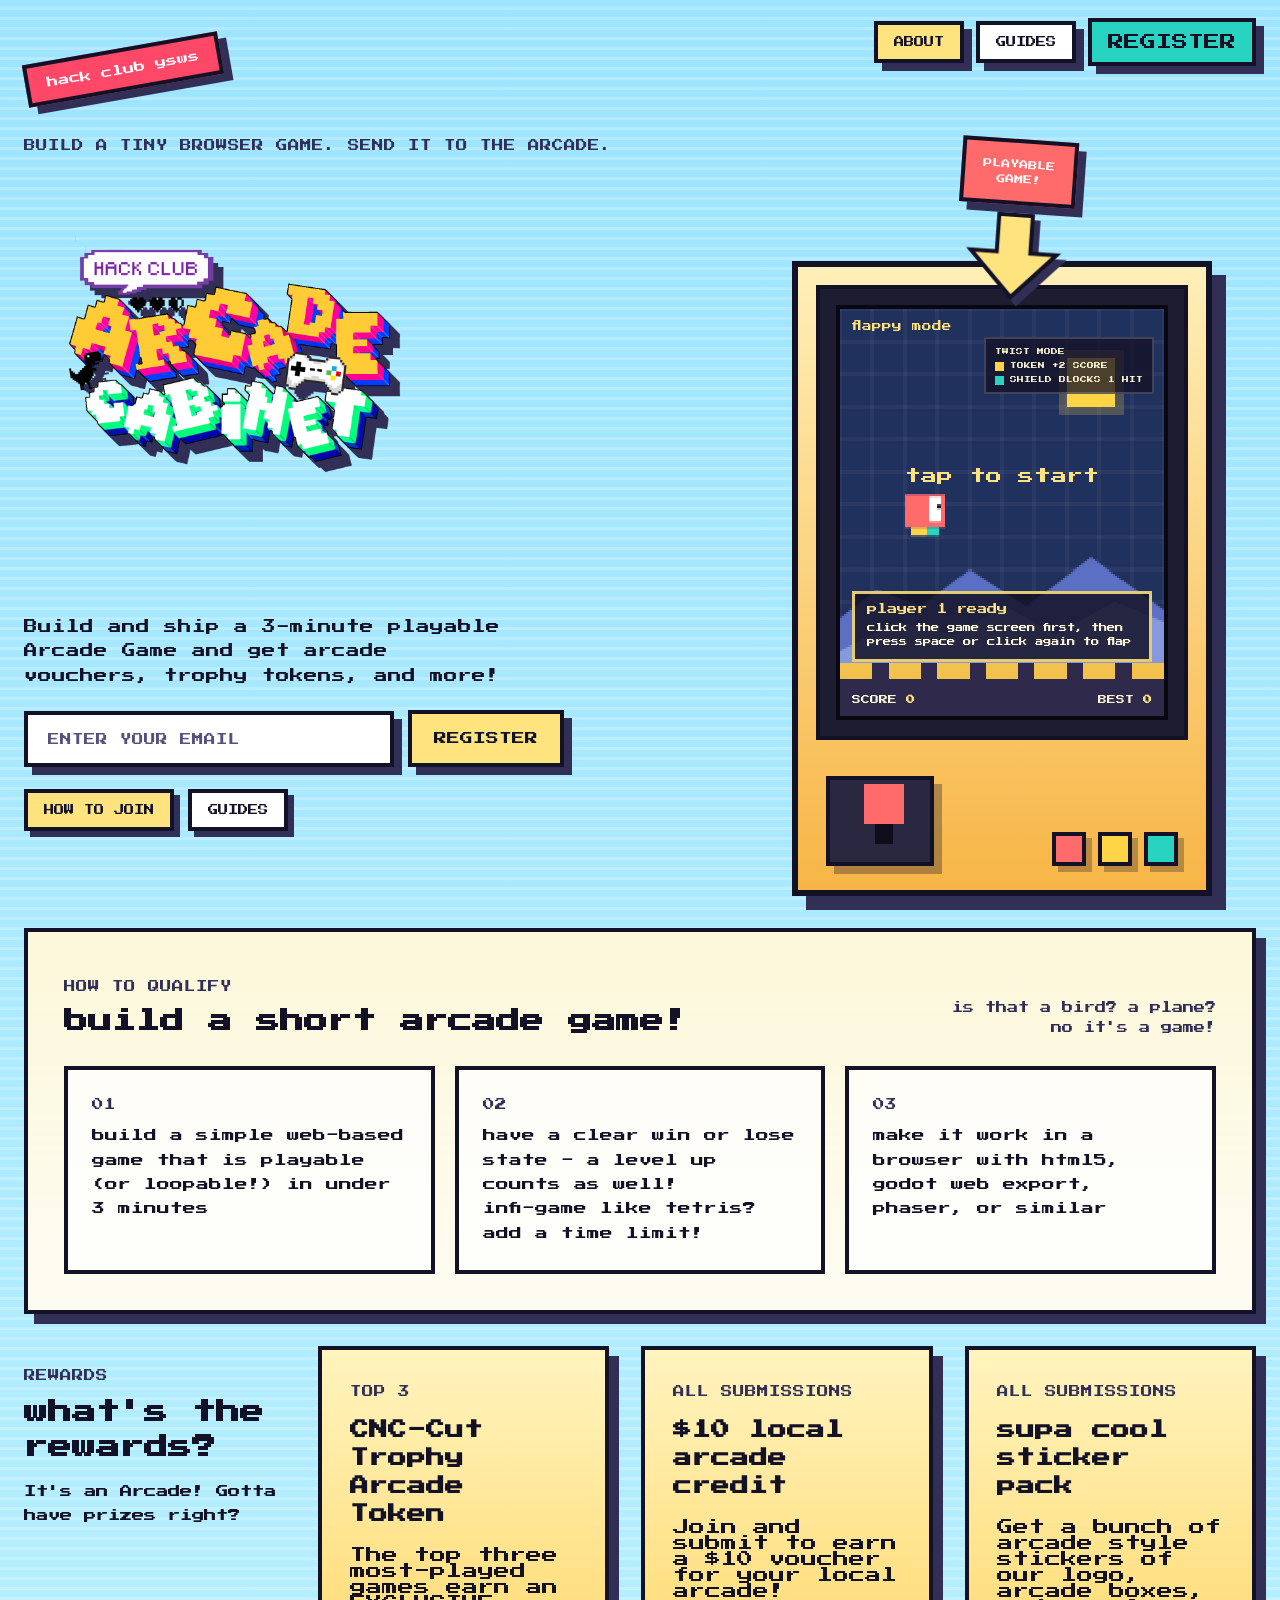
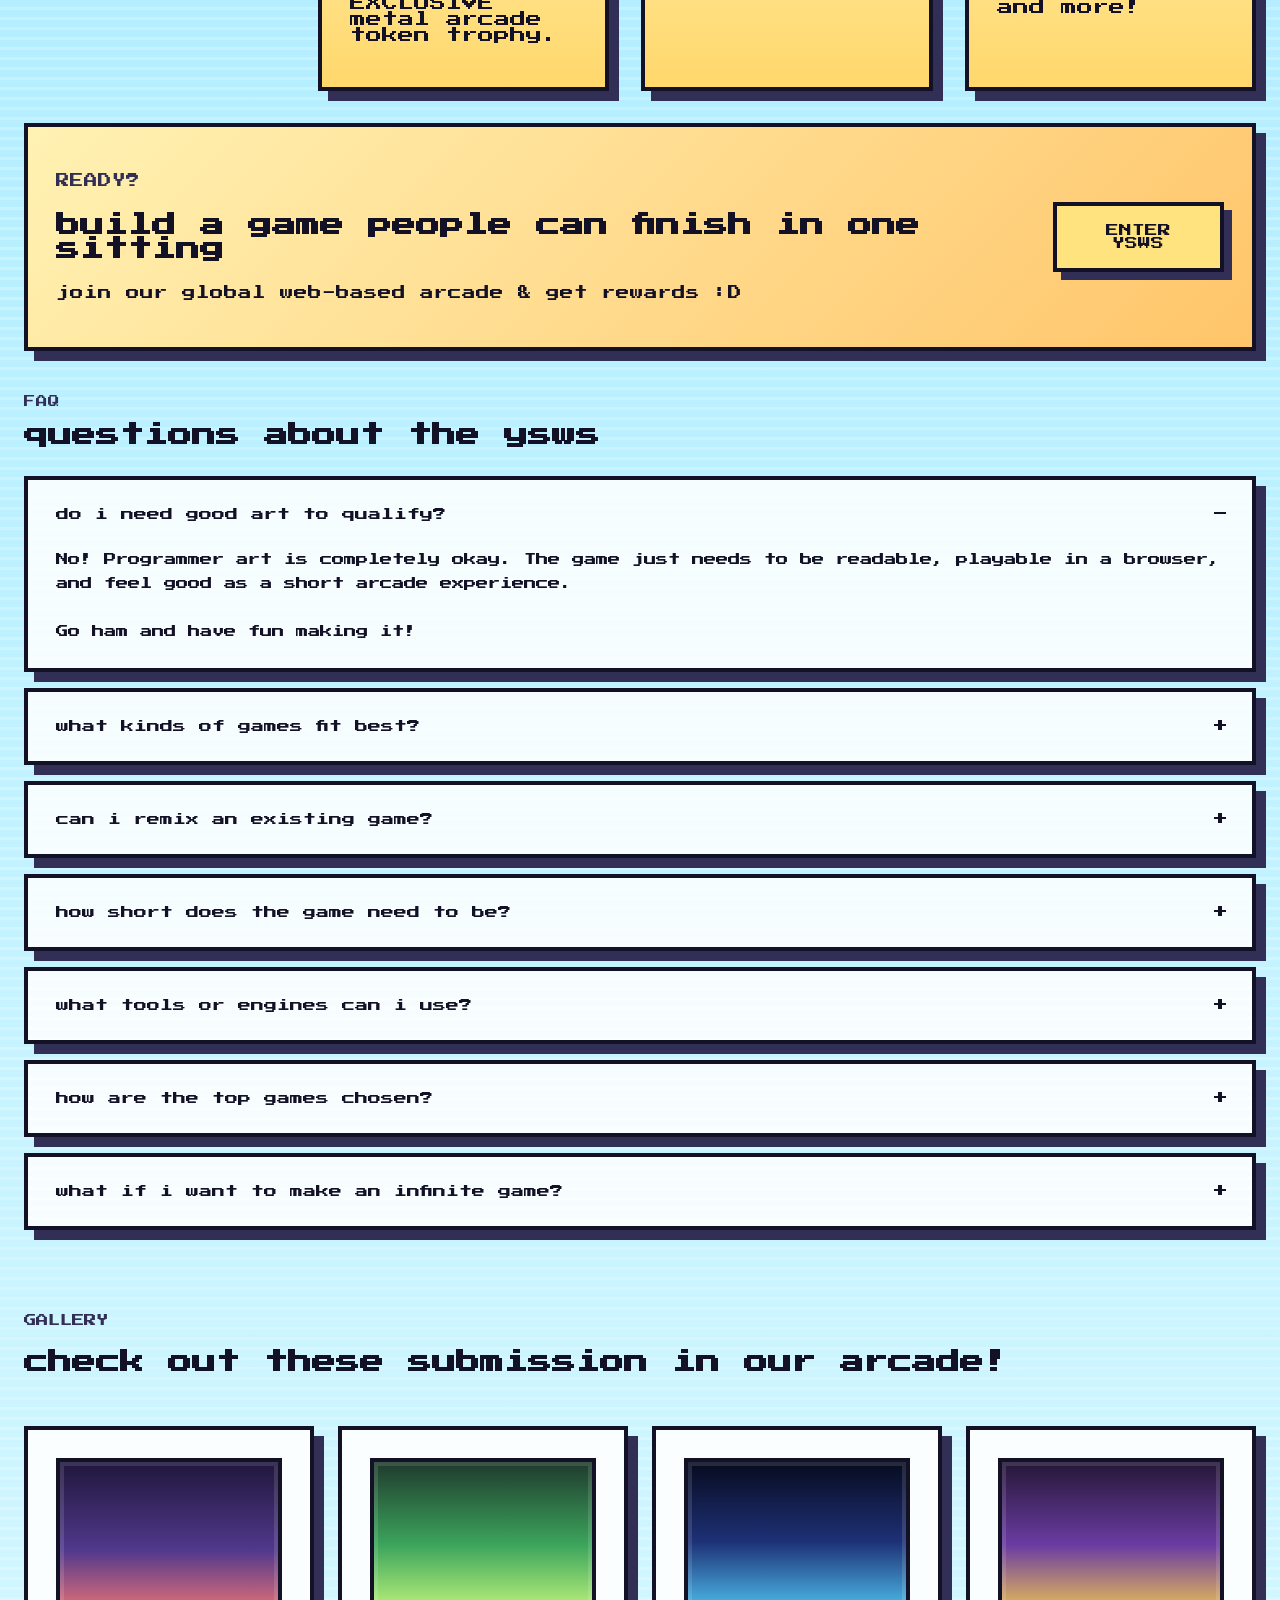
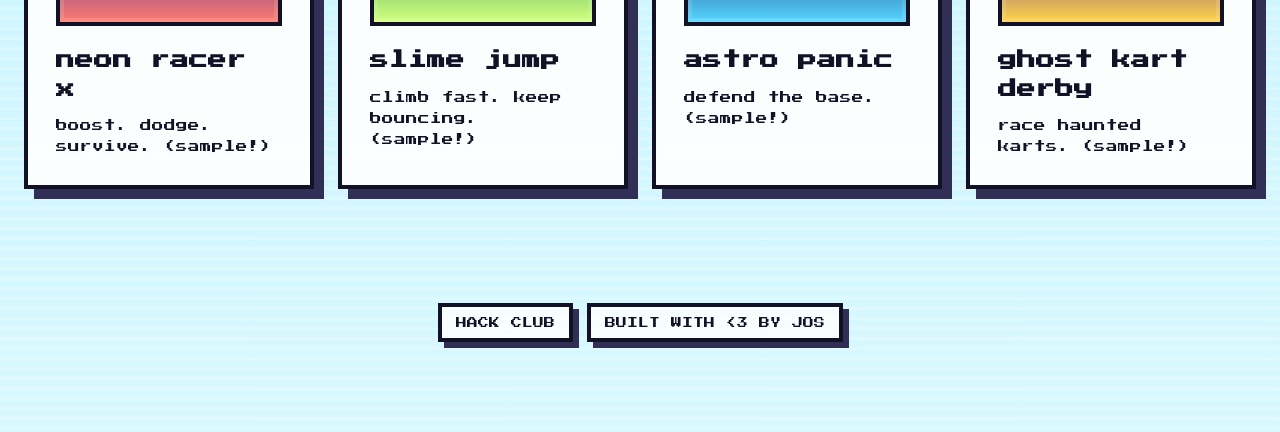
<file: index.html>
<!DOCTYPE html>
<html lang="en">

<head>
  <meta charset="UTF-8" />
  <meta name="viewport" content="width=device-width, initial-scale=1.0" />
  <title>Arcade Cabinet</title>
  <script>
    if (sessionStorage.getItem("arcade-transition") === "1") {
      document.documentElement.classList.add("is-entering");
      sessionStorage.removeItem("arcade-transition");
    }
  </script>
  <meta name="description"
    content="Arcade Cabinet is a Hack Club YSWS for building small arcade games and showing them off in one collection." />
  <link rel="icon" type="image/png" href="./logo.png" />
  <link rel="preconnect" href="https://fonts.googleapis.com" />
  <link rel="preconnect" href="https://fonts.gstatic.com" crossorigin />
  <link href="https://fonts.googleapis.com/css2?family=Press+Start+2P&display=swap" rel="stylesheet" />
  <link rel="stylesheet" href="./styles.css?v=20260420-7" />
</head>

<body>
  <div class="transition-curtain" aria-hidden="true"></div>
  <div class="page-shell">
    <a class="sticker" href="https://hackclub.com/" target="_blank" rel="noreferrer">hack club ysws</a>
    <nav class="page-select" aria-label="page select">
      <a class="is-active" href="./index.html" aria-current="page">about</a>
      <a href="./guides.html">guides</a>
      <button class="page-select-register" id="open-register-modal" type="button" aria-haspopup="dialog"
        aria-controls="register-modal" aria-expanded="false">
        register
      </button>
    </nav>
    <header class="hero">
      <div class="hero-copy" id="top-register">
        <p class="eyebrow">build a tiny browser game. send it to the arcade.</p>
        <img class="hero-logo" src="./logo.png" alt="Arcade Cabinet logo" />
        <p class="hero-text">
          Build and ship a 3-minute playable Arcade Game and get arcade vouchers, trophy tokens, and more!
        </p>
        <div class="hero-signup" aria-label="register for arcade cabinet">
          <label class="sr-only" for="hero-email">email address</label>
          <input id="hero-email" name="email" type="email" placeholder="enter your email" autocomplete="email" />
          <div class="signup-button-wrap">
            <button class="pixel-button primary signup-button" id="signup-button" type="button"
              aria-controls="signup-tooltip" aria-expanded="false">
              register
            </button>
            <p class="signup-tooltip" id="signup-tooltip" role="tooltip" hidden>This YSWS isn't approved yet... but
              let's hope a Gap Year acceptance can make it so!</p>
          </div>
        </div>
        <div class="hero-actions hero-actions-secondary">
          <a class="pixel-button primary" href="#requirements">how to join</a>
          <a class="pixel-button secondary" href="./guides.html">guides</a>
        </div>
      </div>

      <div class="cabinet-wrap">
        <div class="playable-callout" aria-hidden="true">
          <p>playable<br />game!</p>
          <svg class="playable-arrow" viewBox="0 0 92 88" role="presentation" focusable="false" aria-hidden="true">
            <polygon class="playable-arrow-main" points="28,0 64,0 64,40 92,40 46,88 0,40 28,40"></polygon>
          </svg>
        </div>
        <div class="cabinet">
          <div class="screen-bezel">
            <div class="screen" id="flappy-screen" tabindex="0"
              aria-label="Arcade cabinet flappy game. Press space or tap to flap.">
              <div class="marquee">flappy mode</div>
              <div class="screen-grid"></div>
              <canvas class="game-canvas" id="game-canvas" width="160" height="200"></canvas>
              <div class="screen-tip">
                <p>twist mode</p>
                <p><span class="tip-chip token"></span> token +2 score</p>
                <p><span class="tip-chip shield"></span> shield blocks 1 hit</p>
              </div>
              <div class="screen-hud">
                <span>score <strong id="score-value">0</strong></span>
                <span>best <strong id="best-value">0</strong></span>
              </div>
              <div class="screen-overlay" id="game-overlay">
                <p class="overlay-title" id="overlay-title">player 1 ready</p>
                <p class="overlay-text" id="overlay-text">click the game screen first, then press space or click again
                  to
                  flap</p>
              </div>
            </div>
          </div>
          <div class="controls">
            <button class="joystick" id="restart-button" type="button" aria-label="Restart game">
              <span class="stick"></span>
              <span class="ball"></span>
            </button>
            <div class="buttons">
              <button class="button red" id="flap-button" type="button" aria-label="Flap"></button>
              <button class="button yellow" id="pause-button" type="button" aria-label="Pause or resume"></button>
              <button class="button blue" id="restart-button-alt" type="button" aria-label="Restart game"></button>
            </div>
          </div>
        </div>
      </div>
    </header>

    <main>

      <section class="feature-grid" id="requirements">
        <div class="feature-large feature-wide">
          <div class="feature-heading">
            <div>
              <p class="card-label">how to qualify</p>
              <h2>build a short arcade game!</h2>
            </div>
            <p class="feature-note">is that a bird? a plane? no it's a game!</p>
          </div>
          <div class="qualify-grid">
            <div class="qualify-item">
              <span class="qualify-number">01</span>
              <p>build a simple web-based game that is playable (or loopable!) in under 3 minutes</p>
            </div>
            <div class="qualify-item">
              <span class="qualify-number">02</span>
              <p>have a clear win or lose state - a level up counts as well!</p>
              <p>infi-game like tetris? add a time limit!</p>
            </div>
            <div class="qualify-item">
              <span class="qualify-number">03</span>
              <p>make it work in a browser with html5, godot web export, phaser, or similar</p>
            </div>
          </div>
        </div>
      </section>

      <section class="rewards-strip" id="build">
        <div class="rewards-intro">
          <p class="card-label">rewards</p>
          <h2>what's the rewards?</h2>
          <p>
            It's an Arcade! Gotta have prizes right?
          </p>
        </div>
        <article class="reward-card">
          <p class="card-label">top 3</p>
          <h3>CNC-Cut Trophy Arcade Token</h3>
          <p>The top three most-played games earn an EXCLUSIVE metal arcade token trophy.</p>
        </article>
        <article class="reward-card">
          <p class="card-label">all submissions</p>
          <h3>$10 local arcade credit</h3>
          <p>Join and submit to earn a $10 voucher for your local arcade!</p>
        </article>
        <article class="reward-card">
          <p class="card-label">all submissions</p>
          <h3>supa cool sticker pack</h3>
          <p>Get a bunch of arcade style stickers of our logo, arcade boxes, and more!</p>
        </article>
      </section>

      <section class="join-banner" id="join">
        <div>
          <p class="card-label">ready?</p>
          <h2>build a game people can finish in one sitting</h2>
          <p>
            join our global web-based arcade & get rewards :D
          </p>
        </div>
        <button class="pixel-button primary" type="button" data-open-register-modal>
          enter ysws
        </button>
      </section>

      <section class="faq" id="faq">
        <div class="faq-intro">
          <p class="card-label">faq</p>
          <h2>questions about the ysws</h2>
        </div>
        <details class="faq-item" open>
          <summary>do i need good art to qualify?</summary>
          <p>
            No! Programmer art is completely okay. The game just needs to be readable,
            playable in a browser, and feel good as a short arcade experience.
          </p>
          <p>
            Go ham and have fun making it!
          </p>
        </details>
        <details class="faq-item">
          <summary>what kinds of games fit best?</summary>
          <p>
            Fast arcade formats work best: score chasers, tiny platformers, reaction
            games, racers, shooters, and small puzzle loops with a clear ending state.
          </p>
          <p>
            You can browse our gallery below for inspo!
          </p>
        </details>
        <details class="faq-item">
          <summary>can i remix an existing game?</summary>
          <p>
            Yes!!! You definitely can. In fact, if you don't have your own idea yet- we encourage it.
            The Flappy Bird at the top is a remix of the iconic game... you guessed it... Flappy Bird!
          </p>
        </details>
        <details class="faq-item">
          <summary>how short does the game need to be?</summary>
          <p>
            A full run should finish in under three minutes, or the game should loop
            cleanly within that window so players can jump in and replay quickly.
          </p>
          <p>
            If the game 'levels up' (ie. difficulty increases) - that counts too!
          </p>
        </details>
        <details class="faq-item">
          <summary>what tools or engines can i use?</summary>
          <p>
            Anything that ships in the browser is fair game, including plain html5,
            godot web export, pico-8, and other browser-ready stacks.
          </p>
          <p>
            Don't know how to get started? Check out our <a href="./guides.html">guides!</a>
          </p>
        </details>
        <details class="faq-item">
          <summary>how are the top games chosen?</summary>
          <p>
            The top three games are based on plays. Re-plays don't count!
          </p>
        </details>
        <details class="faq-item">
          <summary>what if i want to make an infinite game?</summary>
          <p>
            That's okay! We recommend adding a Time Limit and a score competition. Gotta get the most within the
            timeframe - think Tetris!
          </p>
        </details>
      </section>

      <section class="gallery" id="gallery">
        <div class="gallery-intro">
          <p class="card-label">gallery</p>
          <h2>check out these submission in our arcade!</h2>
        </div>
        <article class="gallery-card">
          <div class="gallery-art neon-racer"></div>
          <h3>neon racer x</h3>
          <p>boost. dodge. survive. (sample!)</p>
        </article>
        <article class="gallery-card">
          <div class="gallery-art slime-jump"></div>
          <h3>slime jump</h3>
          <p>climb fast. keep bouncing. (sample!)</p>
        </article>
        <article class="gallery-card">
          <div class="gallery-art astro-panic"></div>
          <h3>astro panic</h3>
          <p>defend the base. (sample!)</p>
        </article>
        <article class="gallery-card">
          <div class="gallery-art ghost-kart"></div>
          <h3>ghost kart derby</h3>
          <p>race haunted karts. (sample!)</p>
        </article>
      </section>
    </main>

    <footer class="site-footer">
      <div class="footer-links">
        <a href="https://hackclub.com/" target="_blank" rel="noreferrer">hack club</a>
        <a href="https://jos.gg/" target="_blank" rel="noreferrer">Built with &lt;3 by Jos</a>
      </div>
    </footer>
  </div>
  <div class="register-modal" id="register-modal" role="dialog" aria-modal="true" aria-labelledby="register-title"
    hidden>
    <div class="register-modal-backdrop" data-modal-close></div>
    <div class="register-modal-card">
      <button class="register-modal-close" id="close-register-modal" type="button" aria-label="Close register modal">
        close
      </button>
      <p class="card-label">join the cabinet</p>
      <h2 id="register-title">enter your email</h2>
      <p class="register-modal-copy">
        Drop your email here and hit register to join the Arcade Cabinet waitlist.
      </p>
      <div class="hero-signup register-modal-signup" aria-label="register for arcade cabinet in modal">
        <label class="sr-only" for="modal-email">email address</label>
        <input id="modal-email" name="email" type="email" placeholder="enter your email" autocomplete="email" />
        <div class="signup-button-wrap">
          <button class="pixel-button primary signup-button" id="modal-signup-button" type="button"
            aria-controls="modal-signup-tooltip" aria-expanded="false">
            register
          </button>
          <p class="signup-tooltip register-modal-tooltip" id="modal-signup-tooltip" role="tooltip" hidden>This YSWS
            isn't approved yet... but let's hope a Gap Year acceptance can make it so!</p>
        </div>
      </div>
    </div>
  </div>
  <script src="./transitions.js?v=20260420-3"></script>
  <script>
    (() => {
      const canvas = document.getElementById("game-canvas");
      const ctx = canvas.getContext("2d");
      const screen = document.getElementById("flappy-screen");
      const overlay = document.getElementById("game-overlay");
      const overlayTitle = document.getElementById("overlay-title");
      const overlayText = document.getElementById("overlay-text");
      const scoreValue = document.getElementById("score-value");
      const bestValue = document.getElementById("best-value");
      const flapButton = document.getElementById("flap-button");
      const pauseButton = document.getElementById("pause-button");
      const restartButton = document.getElementById("restart-button");
      const restartButtonAlt = document.getElementById("restart-button-alt");
      const bestKey = "arcade-cabinet-flappy-best";

      function loadBestScore() {
        try {
          const stored = Number(localStorage.getItem(bestKey) || 0);
          return Number.isFinite(stored) && stored > 0 ? stored : 0;
        } catch {
          return 0;
        }
      }

      function persistBestScore() {
        try {
          localStorage.setItem(bestKey, String(state.best));
        } catch {
          return;
        }
      }

      function syncBestScore() {
        if (state.score <= state.best) {
          return;
        }

        state.best = state.score;
        persistBestScore();
      }

      const state = {
        mode: "ready",
        score: 0,
        best: loadBestScore(),
        lastTime: 0,
        armed: false,
        bird: {
          x: 42,
          y: 100,
          velocity: 0,
          size: 12
        },
        pipes: [],
        powerups: [],
        pipeTimer: 0,
        groundOffset: 0,
        skyOffset: 0,
        effects: {
          shield: 0
        }
      };

      const world = {
        width: canvas.width,
        height: canvas.height,
        gravity: 0.18,
        flap: -3.15,
        speed: 1.45,
        pipeGap: 60,
        pipeWidth: 20,
        pipeInterval: 98,
        ceiling: 18,
        floor: 174,
        tokenScore: 2
      };

      function updateHud() {
        scoreValue.textContent = String(state.score);
        bestValue.textContent = String(state.best);
      }

      function setOverlay(title, text, visible) {
        overlayTitle.textContent = title;
        overlayText.textContent = text;
        overlay.hidden = !visible;
      }

      function resetRound(mode = "ready") {
        state.mode = mode;
        state.score = 0;
        state.lastTime = 0;
        state.pipeTimer = 0;
        state.groundOffset = 0;
        state.skyOffset = 0;
        state.pipes = [];
        state.powerups = [];
        state.effects.shield = 0;
        state.bird.y = 100;
        state.bird.velocity = 0;
        updateHud();

        if (mode === "ready") {
          state.armed = false;
          setOverlay("player 1 ready", "click the game screen first, then press space or click again to flap", true);
        }

        if (mode === "paused") {
          setOverlay("pause", "click the game screen or tap yellow to resume", true);
        }
      }

      function startRound() {
        if (state.mode === "running") {
          flap();
          return;
        }

        resetRound("running");
        setOverlay("flap!", "thread the gaps and stay above the floor", true);
        window.setTimeout(() => {
          if (state.mode === "running") {
            overlay.hidden = true;
          }
        }, 700);
        flap();
      }

      function flap() {
        if (state.mode === "gameover") {
          startRound();
          return;
        }

        if (state.mode === "ready") {
          startRound();
          return;
        }

        if (state.mode !== "running") {
          return;
        }

        state.bird.velocity = world.flap;
      }

      function togglePause() {
        if (state.mode === "ready" || state.mode === "gameover") {
          return;
        }

        if (state.mode === "paused") {
          state.mode = "running";
          overlay.hidden = true;
          return;
        }

        state.mode = "paused";
        setOverlay("pause", "click the game screen or tap yellow to resume", true);
      }

      function spawnPipe() {
        const gapStart = 44 + Math.random() * 62;
        const pipeX = world.width + 12;

        state.pipes.push({
          x: pipeX,
          gapStart,
          passed: false
        });

        const roll = Math.random();
        if (roll < 0.34) {
          state.powerups.push({
            x: pipeX + 34,
            y: gapStart + world.pipeGap / 2,
            size: 9,
            type: roll < 0.17 ? "token" : "shield",
            phase: Math.random() * Math.PI * 2
          });
        }
      }

      function endRound() {
        state.mode = "gameover";
        syncBestScore();
        updateHud();
        setOverlay("game over", "press space, tap screen, or hit blue to restart", true);
      }

      function update(delta) {
        if (state.mode !== "running") {
          return;
        }

        state.skyOffset = (state.skyOffset + delta * 0.1) % 16;
        state.groundOffset = (state.groundOffset + delta * world.speed) % 24;
        state.pipeTimer += delta * world.speed;

        if (state.pipeTimer >= world.pipeInterval) {
          state.pipeTimer = 0;
          spawnPipe();
        }

        state.bird.velocity += world.gravity * delta;
        state.bird.y += state.bird.velocity * delta;

        for (const pipe of state.pipes) {
          pipe.x -= world.speed * delta;

          if (!pipe.passed && pipe.x + world.pipeWidth < state.bird.x) {
            pipe.passed = true;
            state.score += 1;
            syncBestScore();
            updateHud();
          }
        }

        for (const powerup of state.powerups) {
          powerup.x -= world.speed * delta;
          powerup.phase += delta * 0.08;
        }

        state.pipes = state.pipes.filter((pipe) => pipe.x + world.pipeWidth > -8);
        state.powerups = state.powerups.filter((powerup) => powerup.x + powerup.size > -8);

        const birdLeft = state.bird.x - state.bird.size / 2;
        const birdRight = state.bird.x + state.bird.size / 2;
        const birdTop = state.bird.y - state.bird.size / 2;
        const birdBottom = state.bird.y + state.bird.size / 2;

        if (birdTop <= world.ceiling || birdBottom >= world.floor) {
          endRound();
          return;
        }

        for (const pipe of state.pipes) {
          const withinPipe = birdRight > pipe.x && birdLeft < pipe.x + world.pipeWidth;
          const inGap = birdTop > pipe.gapStart && birdBottom < pipe.gapStart + world.pipeGap;

          if (withinPipe && !inGap) {
            if (state.effects.shield > 0) {
              state.effects.shield = 0;
              state.bird.velocity = world.flap * 0.45;
              pipe.x = -world.pipeWidth - 20;
              continue;
            }

            endRound();
            return;
          }
        }

        state.powerups = state.powerups.filter((powerup) => {
          const size = powerup.size;
          const pulseY = powerup.y + Math.sin(powerup.phase) * 3;
          const hit =
            birdRight > powerup.x - size &&
            birdLeft < powerup.x + size &&
            birdBottom > pulseY - size &&
            birdTop < pulseY + size;

          if (!hit) {
            return true;
          }

          if (powerup.type === "token") {
            state.score += world.tokenScore;
          } else {
            state.effects.shield = 1;
          }

          syncBestScore();
          updateHud();
          return false;
        });
      }

      function drawBackground() {
        ctx.fillStyle = "#21315d";
        ctx.fillRect(0, 0, world.width, world.height);

        ctx.save();
        ctx.translate(-state.skyOffset, 0);
        ctx.strokeStyle = "rgba(255,255,255,0.08)";
        ctx.lineWidth = 1;
        for (let x = 0; x < world.width + 16; x += 16) {
          ctx.beginPath();
          ctx.moveTo(x, 0);
          ctx.lineTo(x, world.height);
          ctx.stroke();
        }
        for (let y = 0; y < world.height; y += 16) {
          ctx.beginPath();
          ctx.moveTo(0, y);
          ctx.lineTo(world.width + 16, y);
          ctx.stroke();
        }
        ctx.restore();

        ctx.fillStyle = "#ffd447";
        ctx.fillRect(112, 24, 24, 24);
        ctx.fillStyle = "rgba(255, 212, 71, 0.22)";
        ctx.fillRect(108, 20, 32, 32);

        ctx.fillStyle = "#5b6fc4";
        ctx.beginPath();
        ctx.moveTo(0, 152);
        ctx.lineTo(18, 138);
        ctx.lineTo(40, 146);
        ctx.lineTo(64, 128);
        ctx.lineTo(92, 146);
        ctx.lineTo(124, 122);
        ctx.lineTo(160, 148);
        ctx.lineTo(160, 200);
        ctx.lineTo(0, 200);
        ctx.closePath();
        ctx.fill();

        ctx.fillStyle = "#8898dc";
        ctx.beginPath();
        ctx.moveTo(0, 168);
        ctx.lineTo(28, 154);
        ctx.lineTo(56, 160);
        ctx.lineTo(82, 146);
        ctx.lineTo(106, 160);
        ctx.lineTo(136, 144);
        ctx.lineTo(160, 154);
        ctx.lineTo(160, 200);
        ctx.lineTo(0, 200);
        ctx.closePath();
        ctx.fill();
      }

      function drawPipes() {
        for (const pipe of state.pipes) {
          const topHeight = pipe.gapStart;
          const bottomY = pipe.gapStart + world.pipeGap;
          const bottomHeight = world.floor - bottomY;

          ctx.fillStyle = "#37d27d";
          ctx.fillRect(pipe.x, 0, world.pipeWidth, topHeight);
          ctx.fillRect(pipe.x - 2, topHeight - 8, world.pipeWidth + 4, 8);

          ctx.fillRect(pipe.x, bottomY, world.pipeWidth, bottomHeight);
          ctx.fillRect(pipe.x - 2, bottomY, world.pipeWidth + 4, 8);

          ctx.fillStyle = "#1a7e50";
          ctx.fillRect(pipe.x + 3, 0, 3, topHeight);
          ctx.fillRect(pipe.x + 3, bottomY, 3, bottomHeight);
        }
      }

      function drawPowerups() {
        for (const powerup of state.powerups) {
          const y = powerup.y + Math.sin(powerup.phase) * 3;

          if (powerup.type === "token") {
            ctx.fillStyle = "#ffd447";
            ctx.fillRect(powerup.x - 5, y - 5, 10, 10);
            ctx.fillStyle = "#fff4bf";
            ctx.fillRect(powerup.x - 2, y - 2, 4, 4);
            continue;
          }

          ctx.fillStyle = "#29d3c2";
          ctx.fillRect(powerup.x - 6, y - 6, 12, 12);
          ctx.fillStyle = "#c9fffa";
          ctx.fillRect(powerup.x - 3, y - 3, 6, 6);
          ctx.clearRect(powerup.x - 1, y - 1, 2, 2);
        }
      }

      function drawGround() {
        ctx.fillStyle = "#2f2a4b";
        ctx.fillRect(0, world.floor, world.width, world.height - world.floor);
        ctx.fillStyle = "#f2c24d";
        for (let x = -state.groundOffset; x < world.width + 24; x += 24) {
          ctx.fillRect(x, world.floor, 16, 8);
        }
      }

      function drawBird() {
        const bob = state.mode === "ready" ? Math.sin(performance.now() / 190) * 2 : 0;
        const y = state.bird.y + bob;
        const tilt = Math.max(-0.8, Math.min(0.8, state.bird.velocity * 0.12));

        ctx.save();
        ctx.translate(state.bird.x, y);
        ctx.rotate(tilt);

        ctx.fillStyle = state.effects.shield > 0 ? "#6af0df" : "#ff6b6b";
        ctx.fillRect(-10, -8, 20, 16);
        ctx.fillStyle = "#ffffff";
        ctx.fillRect(2, -7, 6, 12);
        ctx.fillStyle = "#ffd447";
        ctx.fillRect(-7, 8, 8, 4);
        ctx.fillStyle = "#29d3c2";
        ctx.fillRect(1, 8, 6, 4);
        ctx.fillStyle = "#131126";
        ctx.fillRect(6, -3, 2, 2);

        if (state.effects.shield > 0) {
          ctx.strokeStyle = "#c9fffa";
          ctx.lineWidth = 2;
          ctx.strokeRect(-13, -11, 26, 22);
        }

        ctx.restore();
      }

      function drawReadyPrompt() {
        if (state.mode !== "ready") {
          return;
        }

        ctx.fillStyle = "#ffe37f";
        ctx.font = '8px "Press Start 2P"';
        ctx.textAlign = "center";
        ctx.fillText("tap to start", world.width / 2, 86);
      }

      function draw() {
        ctx.clearRect(0, 0, world.width, world.height);
        drawBackground();
        drawPipes();
        drawPowerups();
        drawGround();
        drawBird();
        drawReadyPrompt();
      }

      function frame(time) {
        const delta = Math.min(1.8, (time - (state.lastTime || time)) / 16.6667);
        state.lastTime = time;
        update(delta);
        draw();
        requestAnimationFrame(frame);
      }

      function armScreen() {
        state.armed = true;
        screen.focus();
        if (state.mode === "ready") {
          setOverlay("player 1 ready", "click again, press space, or tap red to flap", true);
        }
      }

      function handlePrimaryAction(event) {
        event.preventDefault();
        if (!state.armed) {
          armScreen();
          return;
        }

        screen.focus();
        flap();
      }

      screen.addEventListener("pointerdown", handlePrimaryAction);
      screen.addEventListener("focus", () => {
        if (!state.armed) {
          armScreen();
        }
      });
      flapButton.addEventListener("click", handlePrimaryAction);
      restartButton.addEventListener("click", (event) => {
        event.preventDefault();
        state.armed = true;
        startRound();
        screen.focus();
      });
      restartButtonAlt.addEventListener("click", (event) => {
        event.preventDefault();
        state.armed = true;
        startRound();
        screen.focus();
      });
      pauseButton.addEventListener("click", (event) => {
        event.preventDefault();
        togglePause();
        screen.focus();
      });

      window.addEventListener("keydown", (event) => {
        if (!state.armed) {
          return;
        }

        if (event.code === "Space" || event.code === "ArrowUp") {
          event.preventDefault();
          flap();
        }

        if (event.key === "p" || event.key === "P") {
          event.preventDefault();
          togglePause();
        }

        if (event.key === "r" || event.key === "R") {
          event.preventDefault();
          startRound();
        }
      });

      resetRound();
      draw();
      requestAnimationFrame(frame);
    })();
  </script>
</body>

</html>
</file>
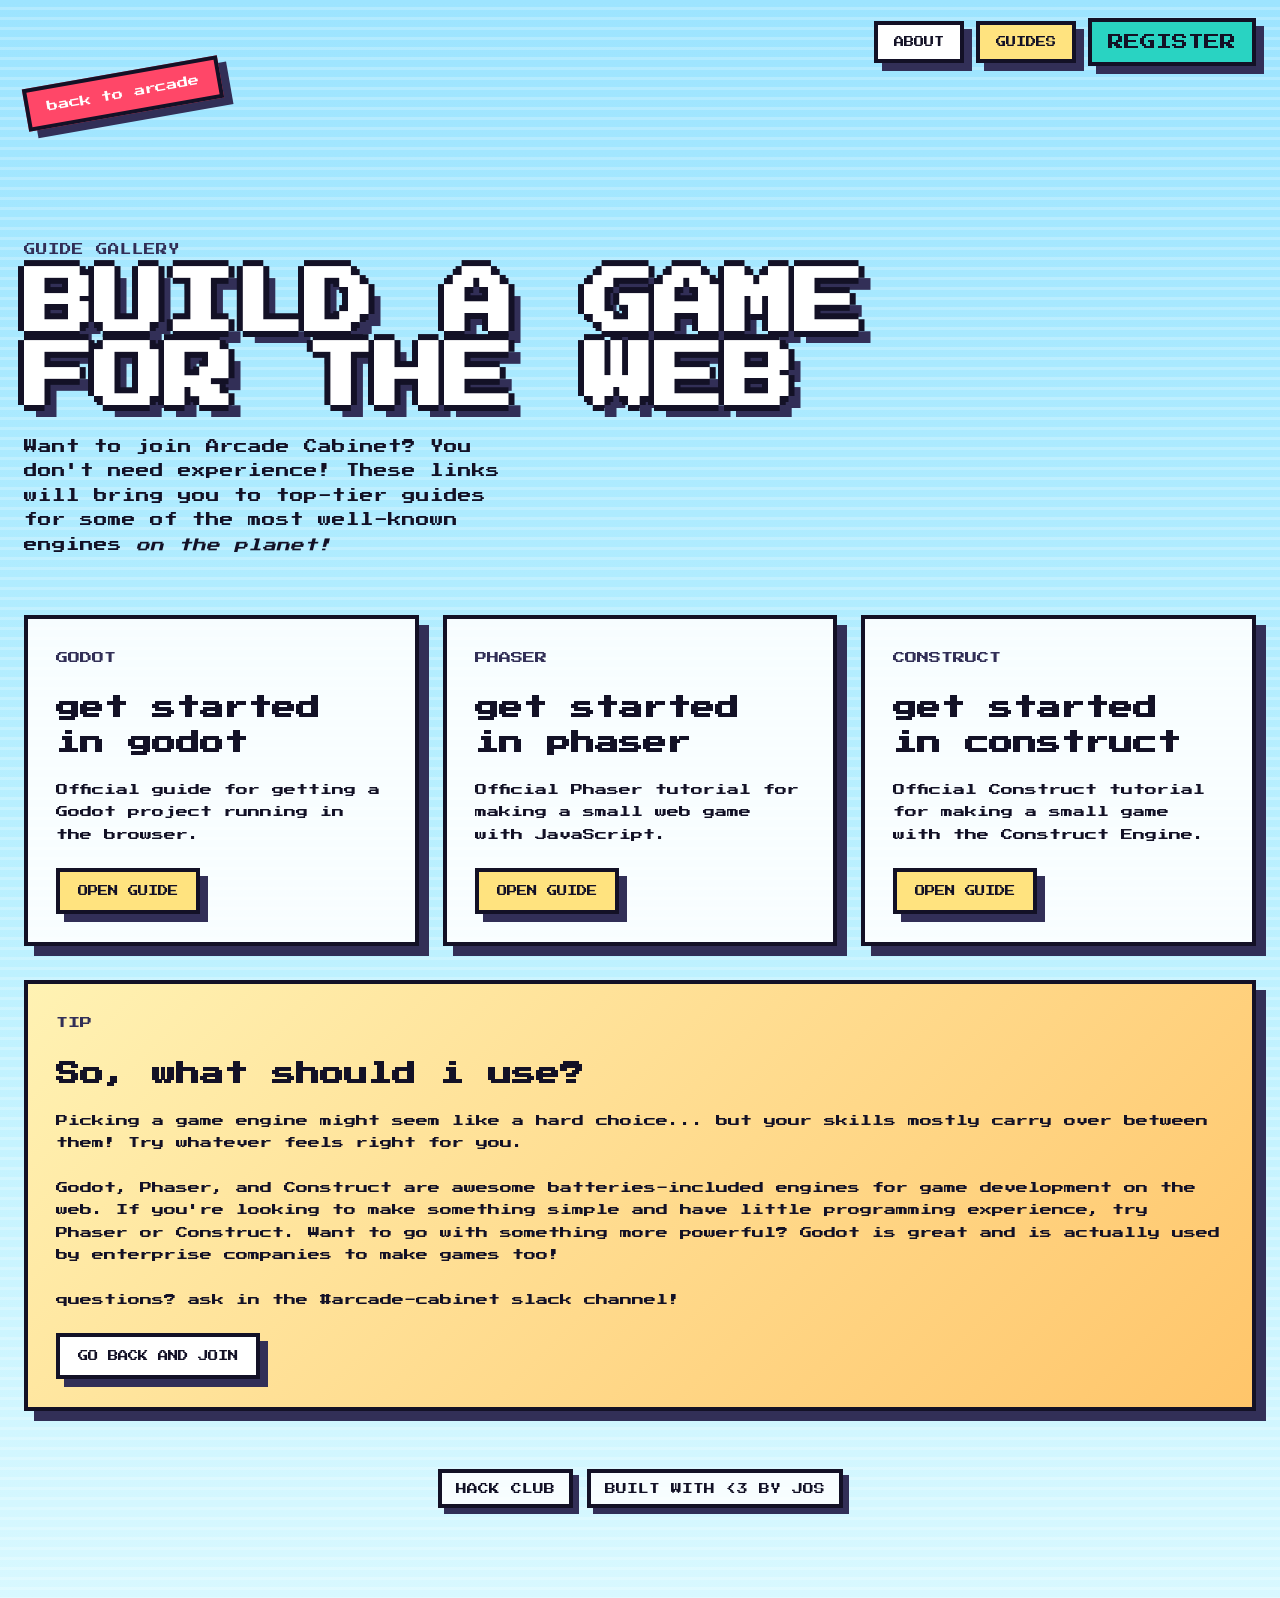
<file: guides.html>
<!DOCTYPE html>
<html lang="en">

<head>
  <meta charset="UTF-8" />
  <meta name="viewport" content="width=device-width, initial-scale=1.0" />
  <title>Arcade Cabinet Guides</title>
  <script>
    if (sessionStorage.getItem("arcade-transition") === "1") {
      document.documentElement.classList.add("is-entering");
      sessionStorage.removeItem("arcade-transition");
    }
  </script>
  <meta name="description"
    content="Starter guides for making browser-based arcade games with engines like Godot, Unity, Phaser, Construct, GDevelop, and PICO-8." />
  <link rel="preconnect" href="https://fonts.googleapis.com" />
  <link rel="preconnect" href="https://fonts.gstatic.com" crossorigin />
  <link href="https://fonts.googleapis.com/css2?family=Press+Start+2P&display=swap" rel="stylesheet" />
  <link rel="icon" type="image/png" href="./logo.png" />
  <link rel="stylesheet" href="./styles.css?v=20260420-7" />
</head>

<body>
  <div class="transition-curtain" aria-hidden="true"></div>
  <div class="page-shell guides-shell">
    <nav class="page-select" aria-label="page select">
      <a href="./index.html">about</a>
      <a class="is-active" href="./guides.html" aria-current="page">guides</a>
      <button class="page-select-register" id="open-register-modal" type="button" aria-haspopup="dialog"
        aria-controls="register-modal" aria-expanded="false">
        register
      </button>
    </nav>
    <header class="guides-hero">
      <a class="sticker" href="./index.html">back to arcade</a>
      <div class="guides-copy">
        <p class="eyebrow" style="margin-top: 100px">guide gallery</p>
        <h1>build a game for the web</h1>
        <p class="hero-text">
          Want to join Arcade Cabinet? You don't need experience! These links will bring you to top-tier guides for some
          of the most well-known engines <i>on the planet!</i>
        </p>
      </div>
    </header>

    <main class="guides-main">
      <section class="guide-gallery">
        <article class="guide-card">
          <p class="card-label">godot</p>
          <h2>get started in godot</h2>
          <p>Official guide for getting a Godot project running in the browser.</p>
          <a class="pixel-button primary"
            href="https://docs.godotengine.org/en/4.3/getting_started/first_2d_game/index.html" target="_blank"
            rel="noreferrer">open guide</a>
        </article>

        <!--  <article class="guide-card">
          <p class="card-label">unity</p>
          <h2>webgl build guide</h2>
          <p>Unity’s manual for switching to WebGL and building a browser export.</p>
          <a class="pixel-button primary" href="https://docs.unity3d.com/cn/2023.1/Manual/webgl-building.html"
            target="_blank" rel="noreferrer">open guide</a>
        </article> -->

        <article class="guide-card">
          <p class="card-label">phaser</p>
          <h2>get started in phaser</h2>
          <p>Official Phaser tutorial for making a small web game with JavaScript.</p>
          <a class="pixel-button primary"
            href="https://docs.phaser.io/phaser/getting-started/making-your-first-phaser-game" target="_blank"
            rel="noreferrer">open guide</a>
        </article>

        <article class="guide-card">
          <p class="card-label">construct</p>
          <h2>get started in construct</h2>
          <p>Official Construct tutorial for making a small game with the Construct Engine.</p>
          <a class="pixel-button primary" href="https://www.construct.net/en/make-games/manuals/construct-3"
            target="_blank" rel="noreferrer">open guide</a>
        </article>
      </section>

      <section class="guides-note">
        <p class="card-label">tip</p>
        <h2>So, what should i use?</h2>
        <p>Picking a game engine might seem like a hard choice... but your skills mostly carry over between them! Try
          whatever feels right for you.</p>
        <p>
          Godot, Phaser, and Construct are awesome batteries-included engines
          for game development on the web. If you're looking to make something simple and have
          little programming experience, try Phaser or Construct. Want to go with something more powerful?
          Godot is great and is actually used by enterprise companies to make games too!
        </p>
        <p>
          questions? ask in the #arcade-cabinet slack channel!
        </p>
        <a class="pixel-button secondary" href="./index.html">go back and join</a>
      </section>
    </main>

    <footer class="site-footer">
      <div class="footer-links">
        <a href="https://hackclub.com/" target="_blank" rel="noreferrer">hack club</a>
        <a href="https://jos.gg/" target="_blank" rel="noreferrer">Built with &lt;3 by Jos</a>
      </div>
    </footer>

  </div>
  <div class="register-modal" id="register-modal" role="dialog" aria-modal="true" aria-labelledby="register-title"
    hidden>
    <div class="register-modal-backdrop" data-modal-close></div>
    <div class="register-modal-card">
      <button class="register-modal-close" id="close-register-modal" type="button" aria-label="Close register modal">
        close
      </button>
      <p class="card-label">join the cabinet</p>
      <h2 id="register-title">enter your email</h2>
      <p class="register-modal-copy">
        Drop your email here and hit register to join the Arcade Cabinet waitlist.
      </p>
      <div class="hero-signup register-modal-signup" aria-label="register for arcade cabinet in modal">
        <label class="sr-only" for="modal-email">email address</label>
        <input id="modal-email" name="email" type="email" placeholder="enter your email" autocomplete="email" />
        <div class="signup-button-wrap">
          <button class="pixel-button primary signup-button" id="modal-signup-button" type="button"
            aria-controls="modal-signup-tooltip" aria-expanded="false">
            register
          </button>
          <p class="signup-tooltip register-modal-tooltip" id="modal-signup-tooltip" role="tooltip" hidden>This YSWS
            isn't approved yet... but let's hope a Gap Year acceptance can make it so!</p>
        </div>
      </div>
    </div>
  </div>
  <script src="./transitions.js?v=20260420-3"></script>
</body>

</html>
</file>
<file: styles.css>
:root {
  --sky: #a9e7ff;
  --cloud: #e9fbff;
  --ink: #131126;
  --shadow: #322f57;
  --panel: #fff8d8;
  --panel-alt: #ffe37f;
  --accent: #ff6b6b;
  --accent-2: #29d3c2;
  --accent-3: #ffd447;
  --screen: #18213d;
  --screen-2: #294575;
  --white: #ffffff;
  --section-gap: clamp(24px, 3vw, 32px);
  --hero-gap: clamp(32px, 4vw, 48px);
  --hero-stack-gap: clamp(16px, 2vw, 22px);
  --ease-smooth: cubic-bezier(0.22, 1, 0.36, 1);
  --ease-press: cubic-bezier(0.34, 1.56, 0.64, 1);
  --ease-glide: cubic-bezier(0.4, 0.14, 0.18, 1);
  --duration-fast: 180ms;
  --duration-base: 320ms;
  --duration-slow: 560ms;
}

* {
  box-sizing: border-box;
}

html {
  scroll-behavior: smooth;
}

html,
body {
  min-height: 100%;
}

body {
  margin: 0;
  min-height: 100vh;
  font-family: "Press Start 2P", monospace;
  background:
    linear-gradient(to bottom, transparent 75%, rgba(255, 255, 255, 0.22) 75%),
    linear-gradient(180deg, #9de4ff 0%, #baf0ff 55%, #d8f8ff 100%);
  background-size: 100% 10px, 100% 100%;
  color: var(--ink);
}

.transition-curtain {
  position: fixed;
  inset: 0;
  z-index: 2500;
  pointer-events: none;
  opacity: 0;
  transform: scale(1.02);
  background:
    radial-gradient(circle at top, rgba(255, 255, 255, 0.28), transparent 44%),
    linear-gradient(180deg, rgba(22, 19, 43, 0.52) 0%, rgba(22, 19, 43, 0.2) 100%);
  backdrop-filter: blur(0);
}

.page-shell {
  opacity: 1;
  transform: translateY(0) scale(1);
  transition:
    opacity var(--duration-base) var(--ease-smooth),
    transform var(--duration-base) var(--ease-smooth),
    filter var(--duration-base) var(--ease-smooth);
}

html.is-entering .page-shell {
  opacity: 0;
  transform: translateY(22px) scale(0.985);
  filter: blur(14px) saturate(0.86);
}

html.is-entering .transition-curtain {
  opacity: 1;
  animation: curtain-open var(--duration-base) var(--ease-smooth) forwards;
}

body.is-leaving {
  overflow: hidden;
}

body.is-leaving .page-shell {
  opacity: 0;
  transform: translateY(-18px) scale(0.985);
  filter: blur(12px) saturate(0.86);
}

body.is-leaving .transition-curtain {
  opacity: 1;
  animation: curtain-close 420ms var(--ease-glide) forwards;
}

.motion-item {
  opacity: 1;
  transform: translateY(0);
  transition:
    opacity var(--duration-slow) var(--ease-smooth),
    transform var(--duration-slow) var(--ease-smooth);
  transition-delay: calc(var(--motion-index, 0) * 48ms);
}

html.motion-enabled:not(.page-ready) .motion-item,
html.is-entering .motion-item,
body.is-leaving .motion-item {
  opacity: 0;
  transform: translateY(18px);
}

.page-shell {
  position: relative;
  width: min(1240px, calc(100% - 48px));
  margin: 0 auto;
  padding: clamp(32px, 4vw, 48px) 0 clamp(72px, 8vw, 96px);
}

.guides-shell {
  padding-top: 72px;
}

.hero {
  position: relative;
  display: grid;
  grid-template-columns: 1.2fr 0.8fr;
  gap: var(--hero-gap);
  align-items: start;
  padding-top: clamp(56px, 7vw, 88px);
  padding-bottom: clamp(24px, 4vw, 40px);
}

.hero-copy {
  grid-column: 1;
  grid-row: 1;
  display: grid;
  align-content: start;
  gap: var(--hero-stack-gap);
}

.hero-copy > :where(p, h1, h2, h3) {
  margin: 0;
}

.guides-hero {
  display: grid;
  gap: 28px;
  min-height: auto;
  margin-bottom: 44px;
}

.guides-copy {
  max-width: 900px;
}

.guides-copy h1 {
  margin: 14px 0 18px;
  font-size: clamp(2.2rem, 6vw, 4.4rem);
  line-height: 1.05;
  text-transform: uppercase;
  color: var(--white);
  text-shadow:
    6px 0 0 var(--ink),
    -6px 0 0 var(--ink),
    0 6px 0 var(--ink),
    0 -6px 0 var(--ink),
    12px 12px 0 var(--shadow);
}

.page-select {
  position: absolute;
  top: 18px;
  right: 0;
  z-index: 40;
  display: flex;
  gap: 12px;
  align-items: center;
}

.page-select a,
.page-select-register {
  padding: 12px 16px;
  background: var(--white);
  border: 4px solid var(--ink);
  box-shadow: 8px 8px 0 var(--shadow);
  color: var(--ink);
  text-transform: uppercase;
  font-size: 0.64rem;
}

.page-select a {
  text-decoration: none;
}

.page-select a.is-active {
  background: var(--panel-alt);
}

.page-select a:hover,
.page-select a:focus-visible,
.page-select-register:hover,
.page-select-register:focus-visible {
  transform: translate(4px, 4px);
  box-shadow: 4px 4px 0 var(--shadow);
}

.page-select-register {
  font: inherit;
  cursor: pointer;
  background: var(--accent-2);
}

.sticker {
  display: inline-block;
  position: absolute;
  top: 12px;
  left: 0;
  z-index: 5;
  width: fit-content;
  max-width: max-content;
  padding: 12px 18px;
  background: #ff4768;
  color: var(--white);
  border: 4px solid var(--ink);
  box-shadow: 8px 8px 0 var(--shadow);
  transform: rotate(-10deg);
  font-size: 0.7rem;
  text-decoration: none;
  white-space: nowrap;
}

.eyebrow,
.card-label {
  color: var(--shadow);
  font-size: 0.72rem;
  text-transform: uppercase;
}

.pixel-title {
  margin: 16px 0 28px;
  line-height: 0.95;
  text-transform: uppercase;
  font-size: clamp(2.8rem, 8vw, 6.8rem);
}

.hero-logo {
  display: block;
  width: min(100%, 480px);
  margin: 0;
  filter: drop-shadow(10px 10px 0 var(--shadow));
}

.hero-signup {
  display: flex;
  flex-wrap: wrap;
  gap: 14px;
  align-items: center;
  margin-top: 0;
  max-width: 540px;
}

.hero-signup input {
  flex: 1 1 280px;
  min-width: 0;
  padding: 18px 20px;
  border: 4px solid var(--ink);
  box-shadow: 8px 8px 0 var(--shadow);
  background: var(--white);
  color: var(--ink);
  font: inherit;
  font-size: 0.72rem;
  text-transform: uppercase;
}

.hero-signup input::placeholder {
  color: #57507e;
  opacity: 1;
}

.hero-signup input:focus-visible,
.sticker:focus-visible {
  outline: 4px solid var(--accent-2);
  outline-offset: 4px;
}

.signup-button {
  display: block;
  flex: 0 0 auto;
  font: inherit;
  cursor: pointer;
}

.signup-button-wrap {
  position: relative;
  flex: 0 0 auto;
}

.signup-tooltip {
  position: absolute;
  bottom: calc(100% + 12px);
  right: 0;
  z-index: 20;
  width: min(320px, calc(100vw - 48px));
  margin: 0;
  padding: 12px 14px;
  border: 4px solid var(--ink);
  box-shadow: 8px 8px 0 var(--shadow);
  background: var(--panel);
  color: var(--shadow);
  font-size: 0.6rem;
  line-height: 1.6;
  opacity: 0;
  transform: translateY(6px) scale(0.96);
  transform-origin: bottom right;
  transition:
    opacity 200ms var(--ease-smooth),
    transform 220ms var(--ease-smooth);
}

.signup-tooltip::before {
  content: "";
  position: absolute;
  bottom: -12px;
  right: 22px;
  border-width: 12px 10px 0;
  border-style: solid;
  border-color: var(--ink) transparent transparent;
}

.signup-tooltip::after {
  content: "";
  position: absolute;
  bottom: -8px;
  right: 26px;
  border-width: 8px 6px 0;
  border-style: solid;
  border-color: var(--panel) transparent transparent;
}

.signup-tooltip.is-open {
  opacity: 1;
  transform: translateY(0) scale(1);
}

.hero-text,
.info-card p,
.feature-large li,
.feature-small p,
.join-banner p,
.faq-card p {
  font-size: 0.85rem;
  line-height: 1.8;
}

.hero-text {
  max-width: 34ch;
}

.hero-actions {
  display: flex;
  flex-wrap: wrap;
  gap: 16px;
  margin-top: 0;
}

.hero-actions-secondary {
  margin-top: 0;
  gap: 12px;
}

.hero-actions-secondary .pixel-button {
  padding: 12px 16px;
  font-size: 0.64rem;
  box-shadow: 6px 6px 0 var(--shadow);
}

.hero-actions-secondary .pixel-button:hover,
.hero-actions-secondary .pixel-button:focus-visible {
  box-shadow: 3px 3px 0 var(--shadow);
}

.pixel-button {
  display: inline-block;
  padding: 18px 22px;
  border: 4px solid var(--ink);
  box-shadow: 8px 8px 0 var(--shadow);
  color: var(--ink);
  font: inherit;
  text-decoration: none;
  text-transform: uppercase;
  font-size: 0.8rem;
}

.page-select a,
.page-select-register,
.pixel-button,
.sticker,
.register-modal-close,
.joystick,
.button,
.footer-links a,
.faq-item summary {
  position: relative;
  isolation: isolate;
  overflow: hidden;
  transition:
    transform var(--duration-fast) var(--ease-press),
    box-shadow var(--duration-fast) var(--ease-press),
    filter var(--duration-fast) ease,
    background-color var(--duration-fast) ease,
    border-color var(--duration-fast) ease;
}

.pixel-button.primary {
  background: var(--panel-alt);
}

.pixel-button.secondary {
  background: var(--white);
}

.pixel-button:hover,
.pixel-button:focus-visible,
.sticker:hover {
  transform: translate(4px, 4px);
  box-shadow: 4px 4px 0 var(--shadow);
}

.sticker:hover,
.sticker:focus-visible {
  transform: rotate(-10deg) translate(4px, 4px);
}

.register-modal {
  position: fixed;
  inset: 0;
  z-index: 2600;
  display: grid;
  place-items: center;
  padding: 24px;
  opacity: 0;
  transition: opacity 220ms var(--ease-smooth);
}

.register-modal[hidden] {
  display: none;
}

.register-modal-backdrop {
  position: absolute;
  inset: 0;
  background: rgba(19, 17, 38, 0.62);
  opacity: 0;
  backdrop-filter: blur(0);
  transition:
    opacity 260ms var(--ease-smooth),
    backdrop-filter 260ms var(--ease-smooth);
}

.register-modal-card {
  position: relative;
  z-index: 1;
  width: min(640px, 100%);
  padding: 28px;
  background: var(--panel);
  border: 6px solid var(--ink);
  box-shadow: 14px 14px 0 var(--shadow);
  opacity: 0;
  transform: translateY(26px) scale(0.94);
  transition:
    opacity var(--duration-base) var(--ease-smooth),
    transform var(--duration-base) var(--ease-smooth),
    box-shadow var(--duration-base) var(--ease-smooth);
}

.register-modal.is-open,
.register-modal.is-closing {
  opacity: 1;
}

.register-modal.is-open .register-modal-backdrop {
  opacity: 1;
  backdrop-filter: blur(10px);
}

.register-modal.is-open .register-modal-card {
  opacity: 1;
  transform: translateY(0) scale(1);
  box-shadow: 18px 22px 0 var(--shadow);
}

.register-modal.is-closing .register-modal-backdrop {
  opacity: 0;
  backdrop-filter: blur(0);
}

.register-modal.is-closing .register-modal-card {
  opacity: 0;
  transform: translateY(18px) scale(0.97);
  box-shadow: 12px 14px 0 var(--shadow);
}

.register-modal-card h2,
.register-modal-copy {
  margin: 0;
}

.register-modal-card h2 {
  margin-top: 12px;
  font-size: clamp(1.2rem, 3vw, 2rem);
  line-height: 1.35;
  text-transform: uppercase;
}

.register-modal-copy {
  margin-top: 16px;
  max-width: 34ch;
  font-size: 0.72rem;
  line-height: 1.8;
}

.register-modal-signup {
  max-width: none;
  margin-top: 24px;
}

.register-modal-tooltip {
  width: min(320px, calc(100vw - 96px));
}

.register-modal-close {
  position: absolute;
  top: 18px;
  right: 18px;
  padding: 10px 12px;
  border: 4px solid var(--ink);
  background: var(--white);
  box-shadow: 6px 6px 0 var(--shadow);
  color: var(--ink);
  font: inherit;
  font-size: 0.58rem;
  text-transform: uppercase;
  cursor: pointer;
}

.register-modal-close:hover,
.register-modal-close:focus-visible {
  transform: translate(4px, 4px);
  box-shadow: 2px 2px 0 var(--shadow);
}

body.modal-open {
  overflow: hidden;
}

.is-pressed {
  filter: saturate(1.06) brightness(0.98);
}

.press-pulse {
  position: absolute;
  left: var(--press-x, 50%);
  top: var(--press-y, 50%);
  z-index: 1;
  width: 18px;
  height: 18px;
  border-radius: 999px;
  pointer-events: none;
  background:
    radial-gradient(circle, rgba(255, 255, 255, 0.85) 0%, rgba(255, 255, 255, 0.24) 42%, transparent 72%);
  transform: translate(-50%, -50%) scale(0.25);
  opacity: 0.95;
  mix-blend-mode: screen;
  animation: press-pulse 520ms var(--ease-smooth) forwards;
}

.sr-only {
  position: absolute;
  width: 1px;
  height: 1px;
  padding: 0;
  margin: -1px;
  overflow: hidden;
  clip: rect(0, 0, 0, 0);
  white-space: nowrap;
  border: 0;
}

.cabinet-wrap {
  position: relative;
  grid-column: 2;
  grid-row: 1;
  justify-self: center;
  width: min(420px, 100%);
  padding-top: 122px;
}

.playable-callout {
  position: absolute;
  top: 0;
  left: 50%;
  z-index: 4;
  display: grid;
  justify-items: center;
  gap: 10px;
  transform: translateX(-38%) rotate(4deg);
  pointer-events: none;
}

.playable-callout p {
  margin: 0;
  padding: 14px 18px;
  background: var(--accent);
  border: 4px solid var(--ink);
  box-shadow: 8px 8px 0 var(--shadow);
  color: var(--white);
  font-size: 0.56rem;
  line-height: 1.7;
  text-align: center;
  text-transform: uppercase;
}

.playable-arrow {
  display: block;
  width: 86px;
  height: auto;
  overflow: visible;
  filter: drop-shadow(6px 6px 0 var(--shadow));
  animation: point-bob 1.8s steps(2, end) infinite;
}

.playable-arrow-main {
  fill: var(--panel-alt);
  stroke: var(--ink);
  stroke-width: 4px;
  stroke-linejoin: miter;
  vector-effect: non-scaling-stroke;
}

.cabinet {
  width: 100%;
  padding: 18px;
  background: linear-gradient(180deg, #ffefb8 0%, #f7b546 100%);
  border: 6px solid var(--ink);
  box-shadow: 14px 14px 0 var(--shadow);
}

.screen-bezel {
  padding: 16px;
  background: #1e1c31;
  border: 4px solid var(--ink);
}

.screen {
  position: relative;
  aspect-ratio: 4 / 5;
  overflow: hidden;
  background: linear-gradient(180deg, var(--screen) 0%, var(--screen-2) 100%);
  border: 4px solid #09070f;
  touch-action: manipulation;
  transition:
    transform 220ms var(--ease-smooth),
    box-shadow 220ms var(--ease-smooth),
    border-color 220ms var(--ease-smooth);
}

.marquee {
  position: absolute;
  left: 12px;
  top: 12px;
  z-index: 2;
  color: var(--panel-alt);
  font-size: 0.6rem;
}

.game-canvas {
  position: absolute;
  inset: 0;
  width: 100%;
  height: 100%;
  image-rendering: pixelated;
}

.screen-tip {
  position: absolute;
  top: 28px;
  right: 10px;
  z-index: 2;
  padding: 8px 9px 7px;
  background: rgba(19, 17, 38, 0.76);
  border: 2px solid rgba(255, 255, 255, 0.18);
  color: var(--panel);
  font-size: 0.42rem;
  line-height: 1.5;
  text-transform: uppercase;
}

.screen-tip p {
  display: flex;
  align-items: center;
  gap: 6px;
  margin: 0;
}

.screen-tip p + p {
  margin-top: 4px;
}

.tip-chip {
  display: inline-block;
  width: 9px;
  height: 9px;
  flex: 0 0 auto;
}

.tip-chip.token {
  background: #ffd447;
}

.tip-chip.shield {
  background: #29d3c2;
}

.screen-hud {
  position: absolute;
  left: 12px;
  right: 12px;
  bottom: 12px;
  z-index: 2;
  display: flex;
  justify-content: space-between;
  color: var(--panel);
  font-size: 0.55rem;
  text-transform: uppercase;
}

.screen-hud strong {
  color: var(--panel-alt);
}

.screen-overlay {
  position: absolute;
  inset: auto 12px 54px;
  z-index: 2;
  padding: 10px 12px;
  background: rgba(19, 17, 38, 0.84);
  border: 3px solid rgba(255, 227, 127, 0.88);
  color: var(--panel);
}

.screen-overlay[hidden] {
  display: none;
}

.overlay-title,
.overlay-text {
  margin: 0;
}

.overlay-title {
  color: var(--panel-alt);
  font-size: 0.64rem;
}

.overlay-text {
  margin-top: 8px;
  font-size: 0.52rem;
  line-height: 1.6;
}

.screen-grid {
  position: absolute;
  inset: 0;
  background-image:
    linear-gradient(rgba(255, 255, 255, 0.08) 1px, transparent 1px),
    linear-gradient(90deg, rgba(255, 255, 255, 0.08) 1px, transparent 1px);
  background-size: 18px 18px;
}

.pixel-sun {
  position: absolute;
  right: 48px;
  top: 60px;
  width: 72px;
  height: 72px;
  background: #ffd447;
  box-shadow:
    0 0 0 10px rgba(255, 212, 71, 0.18),
    0 0 0 22px rgba(255, 212, 71, 0.08);
}

.pixel-mountain {
  position: absolute;
  bottom: 0;
  clip-path: polygon(0 100%, 0 58%, 18% 38%, 34% 48%, 48% 28%, 64% 46%, 82% 22%, 100% 50%, 100% 100%);
}

.mountain-back {
  left: -4%;
  width: 108%;
  height: 42%;
  background: #5367b6;
}

.mountain-front {
  left: -6%;
  width: 112%;
  height: 28%;
  background: #8b9cdd;
}

.pixel-ship {
  position: absolute;
  left: 68px;
  bottom: 86px;
  width: 84px;
  height: 46px;
  background: #ff6b6b;
  clip-path: polygon(0 100%, 18% 52%, 38% 36%, 58% 20%, 100% 0, 84% 100%);
  animation: hover 2.6s steps(2, end) infinite;
}

.pixel-ship span {
  position: absolute;
  display: block;
  background: var(--white);
}

.pixel-ship span:nth-child(1) {
  inset: 8px 10px 10px auto;
  width: 12px;
}

.pixel-ship span:nth-child(2) {
  left: 10px;
  bottom: -12px;
  width: 18px;
  height: 18px;
  background: #ffd447;
}

.pixel-ship span:nth-child(3) {
  left: 28px;
  bottom: -16px;
  width: 12px;
  height: 24px;
  background: #29d3c2;
}

.controls {
  display: flex;
  justify-content: space-between;
  align-items: end;
  gap: 20px;
  margin-top: 18px;
  padding: 18px 10px 6px;
}

.joystick {
  position: relative;
  width: 108px;
  height: 90px;
  border: 4px solid var(--ink);
  background: #2a2740;
  padding: 0;
  cursor: pointer;
  box-shadow: 8px 8px 0 rgba(19, 17, 38, 0.32);
}

.stick {
  position: absolute;
  left: 45px;
  bottom: 18px;
  width: 18px;
  height: 46px;
  background: #0f0d1c;
}

.ball {
  position: absolute;
  left: 34px;
  top: 4px;
  width: 40px;
  height: 40px;
  background: var(--accent);
}

.buttons {
  display: flex;
  gap: 12px;
}

.button {
  display: block;
  width: 34px;
  height: 34px;
  border: 4px solid var(--ink);
  padding: 0;
  cursor: pointer;
  box-shadow: 6px 6px 0 rgba(19, 17, 38, 0.28);
}

.button.red {
  background: var(--accent);
}

.button.yellow {
  background: var(--accent-3);
}

.button.blue {
  background: var(--accent-2);
}

.joystick:hover,
.joystick:focus-visible,
.button:hover,
.button:focus-visible,
.screen:focus-visible {
  outline: 3px solid rgba(255, 255, 255, 0.7);
  outline-offset: 3px;
}

.screen:hover,
.screen:focus-visible {
  transform: translateY(-2px);
  box-shadow: 0 16px 24px rgba(19, 17, 38, 0.18);
}

main {
  display: grid;
  gap: var(--section-gap);
}

.site-footer {
  display: flex;
  flex-direction: column;
  justify-content: center;
  align-items: center;
  gap: 10px;
  margin-top: 40px;
  padding: 18px 20px;
  text-align: center;
  font-size: 0.68rem;
  text-transform: uppercase;
}

.footer-links {
  display: flex;
  justify-content: center;
  align-items: center;
  flex-wrap: wrap;
  gap: 14px;
}

.footer-links a {
  display: inline-block;
  padding: 10px 14px;
  background: rgba(255, 255, 255, 0.82);
  border: 4px solid var(--ink);
  box-shadow: 6px 6px 0 var(--shadow);
}

.footer-links a {
  color: var(--ink);
  text-decoration: none;
}

.footer-links a:hover,
.footer-links a:focus-visible {
  transform: translate(3px, 3px);
  box-shadow: 3px 3px 0 var(--shadow);
}

.info-strip,
.feature-grid,
.rewards-strip,
.gallery,
.faq {
  display: grid;
  gap: 24px;
}

.info-strip {
  grid-template-columns: repeat(3, minmax(0, 1fr));
}

.info-card,
.feature-large,
.feature-small,
.reward-card,
.gallery-card,
.join-banner,
.faq-card {
  padding: 28px;
  border: 4px solid var(--ink);
  box-shadow: 10px 10px 0 var(--shadow);
  transform: translateY(0);
  transition:
    transform 260ms var(--ease-smooth),
    box-shadow 260ms var(--ease-smooth);
}

.info-card,
.feature-small,
.reward-card,
.faq-card {
  background: rgba(255, 255, 255, 0.82);
}

.feature-grid {
  grid-template-columns: 1fr;
}

.feature-large {
  background: var(--panel);
}

.feature-wide {
  padding: clamp(24px, 3vw, 36px);
  background: linear-gradient(180deg, rgba(255, 248, 216, 0.97) 0%, rgba(255, 252, 241, 0.97) 100%);
}

.feature-heading {
  display: flex;
  justify-content: space-between;
  align-items: end;
  gap: clamp(20px, 3vw, 28px);
  margin-bottom: clamp(20px, 3vw, 28px);
}

.feature-heading h2 {
  margin: 12px 0 0;
  line-height: 1.45;
}

.feature-note {
  max-width: 280px;
  margin: 0;
  color: var(--shadow);
  font-size: 0.7rem;
  line-height: 1.8;
  text-align: right;
}

.qualify-grid {
  display: grid;
  grid-template-columns: repeat(3, minmax(0, 1fr));
  gap: clamp(16px, 2vw, 20px);
}

.qualify-item {
  padding: clamp(20px, 2.5vw, 24px);
  background: rgba(255, 255, 255, 0.76);
  border: 4px solid var(--ink);
}

.qualify-item p {
  margin: 0;
  font-size: 0.8rem;
  line-height: 1.9;
}

.qualify-number {
  display: inline-block;
  margin-bottom: 14px;
  color: var(--shadow);
  font-size: 0.72rem;
}

.rewards-strip {
  grid-template-columns: 0.9fr 1fr 1fr 1fr;
  gap: var(--section-gap);
  margin: 0;
  align-items: stretch;
}

.rewards-intro {
  padding: 12px 8px 12px 0;
}

.rewards-intro h2 {
  margin: 14px 0 16px;
  line-height: 1.45;
}

.rewards-intro p:last-child {
  margin: 0;
  font-size: 0.78rem;
  line-height: 1.9;
}

.reward-card {
  background: linear-gradient(180deg, #fff4bf 0%, #ffd86c 100%);
  padding-top: 24px;
}

.reward-card h3,
.faq-card h3 {
  line-height: 1.5;
}

.join-banner {
  display: flex;
  justify-content: space-between;
  align-items: center;
  gap: 28px;
  background: linear-gradient(135deg, #fff2b3 0%, #ffc56a 100%);
}

.faq {
  grid-template-columns: 1fr;
  margin-bottom: 48px;
  gap: 16px;
}

.faq-intro {
  margin-bottom: 8px;
}

.faq-intro h2 {
  margin: 12px 0 0;
  line-height: 1.4;
}

.faq-item {
  background: rgba(255, 255, 255, 0.86);
  border: 4px solid var(--ink);
  box-shadow: 10px 10px 0 var(--shadow);
  transition:
    transform 260ms var(--ease-smooth),
    box-shadow 260ms var(--ease-smooth),
    background-color 260ms ease;
}

.faq-item summary {
  list-style: none;
  cursor: pointer;
  padding: 24px 28px;
  position: relative;
  font-size: 0.82rem;
  line-height: 1.6;
}

.faq-item summary::-webkit-details-marker {
  display: none;
}

.faq-item summary::after {
  content: "+";
  position: absolute;
  top: 50%;
  right: 24px;
  transform: translateY(-50%);
  font-size: 1rem;
}

.faq-item[open] summary::after {
  content: "-";
}

.faq-item p {
  margin: 0;
  padding: 0 28px 24px;
  font-size: 0.78rem;
  line-height: 1.9;
}

.gallery {
  grid-template-columns: repeat(4, minmax(0, 1fr));
  margin-bottom: 56px;
}

.gallery-intro {
  grid-column: 1 / -1;
  margin-bottom: 8px;
}

.gallery-intro h2 {
  margin: 12px 0 16px;
  line-height: 1.35;
}

.gallery-intro p {
  margin: 0;
  font-size: 0.78rem;
  line-height: 1.9;
}

.gallery-card {
  background: rgba(255, 255, 255, 0.9);
}

.gallery-card h3 {
  margin: 20px 0 12px;
  line-height: 1.5;
}

.gallery-card p {
  margin: 0;
  font-size: 0.72rem;
  line-height: 1.85;
}

.gallery-art {
  height: 168px;
  border: 4px solid var(--ink);
  box-shadow: inset 0 0 0 4px rgba(255, 255, 255, 0.12);
}

.neon-racer {
  background:
    linear-gradient(180deg, #20173b 0%, #50388c 55%, #ff7b72 100%);
}

.slime-jump {
  background:
    linear-gradient(180deg, #1f3a2d 0%, #3ca55c 52%, #d3ff80 100%);
}

.astro-panic {
  background:
    linear-gradient(180deg, #070b1f 0%, #1e3177 50%, #55d6ff 100%);
}

.ghost-kart {
  background:
    linear-gradient(180deg, #251737 0%, #6a3ca2 52%, #ffd447 100%);
}

.guides-main {
  display: grid;
  gap: 34px;
}

.guide-gallery {
  display: grid;
  grid-template-columns: repeat(3, minmax(0, 1fr));
  gap: 24px;
}

.guide-card,
.guides-note {
  padding: 28px;
  border: 4px solid var(--ink);
  box-shadow: 10px 10px 0 var(--shadow);
}

.guide-card {
  background: rgba(255, 255, 255, 0.9);
}

.guide-card h2,
.guides-note h2 {
  margin: 14px 0 18px;
  line-height: 1.45;
}

.guide-card p,
.guides-note p {
  margin: 0 0 22px;
  font-size: 0.76rem;
  line-height: 1.85;
}

.guide-card .pixel-button,
.guides-note .pixel-button {
  padding: 14px 18px;
  font-size: 0.65rem;
}

.guides-note {
  background: linear-gradient(135deg, #fff2b3 0%, #ffc56a 100%);
  grid-column: 1 / -1;
}

.feature-large:hover,
.feature-large:focus-within,
.reward-card:hover,
.reward-card:focus-within,
.gallery-card:hover,
.gallery-card:focus-within,
.guide-card:hover,
.guide-card:focus-within,
.guides-note:hover,
.guides-note:focus-within,
.join-banner:hover,
.join-banner:focus-within,
.faq-item:hover,
.faq-item:focus-within {
  transform: translateY(-6px);
  box-shadow: 14px 16px 0 var(--shadow);
}

.faq-item:hover,
.faq-item:focus-within {
  background: rgba(255, 255, 255, 0.92);
}

@keyframes curtain-close {
  from {
    opacity: 0;
    transform: scale(1.04);
    backdrop-filter: blur(0);
  }

  to {
    opacity: 1;
    transform: scale(1);
    backdrop-filter: blur(10px);
  }
}

@keyframes curtain-open {
  from {
    opacity: 1;
    transform: scale(1);
    backdrop-filter: blur(10px);
  }

  to {
    opacity: 0;
    transform: scale(1.02);
    backdrop-filter: blur(0);
  }
}

@keyframes press-pulse {
  0% {
    transform: translate(-50%, -50%) scale(0.25);
    opacity: 0.95;
  }

  100% {
    transform: translate(-50%, -50%) scale(9.5);
    opacity: 0;
  }
}

@keyframes hover {
  0%,
  100% {
    transform: translateY(0);
  }

  50% {
    transform: translateY(-12px);
  }
}

@keyframes point-bob {
  0%,
  100% {
    transform: translateY(0);
  }

  50% {
    transform: translateY(6px);
  }
}

@media (max-width: 1180px) {
  .page-shell {
    width: min(calc(100% - 32px), 1040px);
  }
}

@media (max-height: 900px) and (min-width: 981px) {
  .page-shell {
    padding-bottom: 72px;
  }

  .hero {
    grid-template-columns: 1.15fr 0.85fr;
    gap: clamp(28px, 3vw, 36px);
    align-items: start;
    padding-top: 48px;
    padding-bottom: 32px;
  }

  .sticker {
    top: 0;
  }

  .hero-logo {
    width: min(100%, 420px);
  }

  .hero-actions {
    gap: 14px;
  }
}

@media (max-height: 760px) and (min-width: 981px) {
  .hero {
    gap: 24px;
    padding-top: 36px;
    padding-bottom: 24px;
  }

  .sticker {
    transform: rotate(-8deg) scale(0.92);
    transform-origin: left top;
  }

  .sticker:hover,
  .sticker:focus-visible {
    transform: rotate(-8deg) scale(0.92) translate(4px, 4px);
  }

  .hero-text,
  .signup-tooltip {
    font-size: 0.72rem;
  }

  .hero-actions-secondary .pixel-button {
    padding: 10px 14px;
    font-size: 0.6rem;
  }
}

@media (max-width: 980px) {
  .hero {
    grid-template-columns: 1fr;
    padding-top: 24px;
    padding-bottom: 32px;
  }

  .hero-copy,
  .cabinet-wrap {
    grid-column: 1;
  }

  .hero-copy {
    grid-row: 1;
  }

  .cabinet-wrap {
    grid-row: 2;
  }

  .cabinet {
    width: min(480px, 100%);
  }

  .cabinet-wrap {
    width: min(480px, 100%);
    padding-top: 112px;
  }

  .info-strip,
  .feature-grid,
  .rewards-strip,
  .gallery,
  .faq {
    grid-template-columns: 1fr;
  }

  .join-banner {
    flex-direction: column;
    align-items: flex-start;
  }

  .guide-gallery {
    grid-template-columns: 1fr;
  }

  .feature-heading {
    flex-direction: column;
    align-items: flex-start;
  }

  .feature-note {
    max-width: none;
    text-align: left;
  }

  .qualify-grid {
    grid-template-columns: 1fr;
  }

  .rewards-intro {
    padding: 0;
  }
}

@media (max-width: 640px) {
  .page-shell {
    width: min(calc(100% - 20px), 100%);
    padding-bottom: 72px;
  }

  .page-select {
    position: static;
    justify-content: flex-end;
    margin-bottom: 18px;
    flex-wrap: wrap;
  }

  .sticker {
    position: relative;
    top: auto;
    left: auto;
    margin-bottom: 14px;
    font-size: 0.58rem;
  }

  .hero-logo {
    width: min(100%, 420px);
    margin-top: 12px;
    filter: drop-shadow(8px 8px 0 var(--shadow));
  }

  .cabinet-wrap {
    padding-top: 96px;
  }

  .playable-callout {
    transform: translateX(-50%) rotate(0deg);
  }

  .playable-callout p {
    padding: 12px 14px;
    font-size: 0.48rem;
  }

  .playable-arrow {
    width: 68px;
  }

  .guides-copy h1 {
    text-shadow:
      4px 0 0 var(--ink),
      -4px 0 0 var(--ink),
      0 4px 0 var(--ink),
      0 -4px 0 var(--ink),
      8px 8px 0 var(--shadow);
  }

  .hero-signup {
    gap: 12px;
  }

  .hero-signup input,
  .signup-button-wrap,
  .signup-button {
    width: 100%;
  }

  .signup-tooltip {
    width: 100%;
    right: auto;
    left: 0;
    transform-origin: bottom left;
  }

  .signup-tooltip::before {
    right: auto;
    left: 24px;
  }

  .signup-tooltip::after {
    right: auto;
    left: 28px;
  }

  .register-modal {
    padding: 14px;
  }

  .register-modal-card {
    padding: 22px 18px 18px;
  }

  .register-modal-close {
    position: static;
    margin-bottom: 18px;
  }

  .register-modal-tooltip {
    width: 100%;
  }

  .hero-text,
  .info-card p,
  .qualify-item p,
  .feature-large li,
  .feature-small p,
  .rewards-intro p,
  .gallery-intro p,
  .gallery-card p,
  .guide-card p,
  .guides-note p,
  .join-banner p,
  .faq-item p {
    font-size: 0.72rem;
  }

  .faq-item summary {
    padding: 20px 22px;
    font-size: 0.72rem;
  }

  .faq-item p {
    padding: 0 22px 20px;
  }

  .pixel-button {
    width: 100%;
    text-align: center;
  }

  .hero-actions {
    width: 100%;
  }

  .hero-actions-secondary .pixel-button {
    width: auto;
  }
}

@media (prefers-reduced-motion: reduce) {
  html {
    scroll-behavior: auto;
  }

  *,
  *::before,
  *::after {
    animation-duration: 0.01ms !important;
    animation-iteration-count: 1 !important;
    transition-duration: 0.01ms !important;
    scroll-behavior: auto !important;
  }

  .press-pulse {
    display: none;
  }
}
</file>
